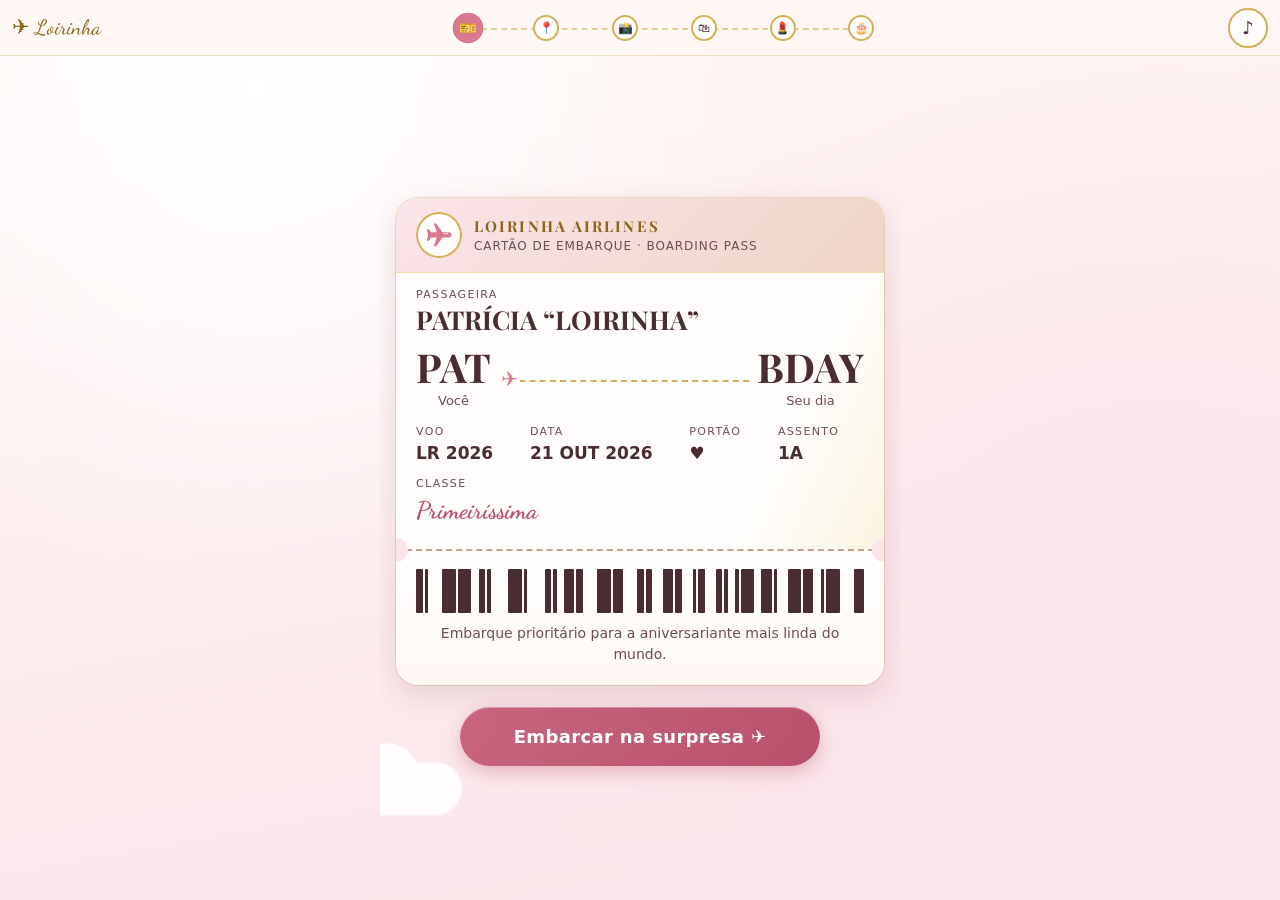
<file: patricia/index.html>
<!doctype html>
<html lang="pt-BR">
<head>
<meta charset="utf-8">
<meta name="viewport" content="width=device-width, initial-scale=1, viewport-fit=cover">
<meta name="theme-color" content="#FBE4EA">
<meta name="description" content="Uma surpresa de aniversário para a Loirinha. Embarque!">
<meta property="og:title" content="Feliz aniversário, Loirinha ✨">
<meta property="og:description" content="Seu cartão de embarque está pronto. ✈">
<title>Feliz aniversário, Loirinha ✨</title>
<link rel="icon" href="data:image/svg+xml,%3Csvg xmlns='http://www.w3.org/2000/svg' viewBox='0 0 100 100'%3E%3Ccircle cx='50' cy='50' r='48' fill='%23FBE4EA'/%3E%3Cpath d='M50 78C20 58 18 36 32 28c8-4 15 0 18 7 3-7 10-11 18-7 14 8 12 30-18 50z' fill='%23D9798F'/%3E%3C/svg%3E">
<link rel="preconnect" href="https://fonts.googleapis.com">
<link rel="preconnect" href="https://fonts.gstatic.com" crossorigin>
<link rel="stylesheet" href="https://fonts.googleapis.com/css2?family=Dancing+Script:wght@600;700&family=Playfair+Display:ital,wght@0,600;0,700;1,500&display=swap">
<link rel="stylesheet" href="css/base.css">
<link rel="stylesheet" href="css/embarque.css">
<link rel="stylesheet" href="css/mapa.css">
<link rel="stylesheet" href="css/polaroid.css">
<link rel="stylesheet" href="css/sacolas.css">
<link rel="stylesheet" href="css/penteadeira.css">
<link rel="stylesheet" href="css/final.css">
</head>
<body>
<a class="pular" href="#conteudo">Pular para o conteúdo</a>

<header id="topo">
  <span class="marca" aria-hidden="true">✈ <span id="marca-nome"></span></span>
  <ol id="itinerario" aria-label="Itinerário da surpresa"></ol>
  <button id="btn-som" class="btn-redondo" type="button" aria-pressed="false" hidden></button>
</header>

<main id="conteudo" tabindex="-1">
  <section class="tela" id="embarque" aria-labelledby="embarque-h"></section>
  <section class="tela" id="mapa" aria-labelledby="mapa-h"></section>
  <section class="tela" id="polaroid" aria-labelledby="polaroid-h"></section>
  <section class="tela" id="sacolas" aria-labelledby="sacolas-h"></section>
  <section class="tela" id="penteadeira" aria-labelledby="penteadeira-h"></section>
  <section class="tela" id="final" aria-labelledby="final-h"></section>
</main>

<nav id="rodape" aria-label="Navegação entre as paradas">
  <button id="btn-voltar" class="btn btn-claro" type="button"></button>
  <button id="btn-proxima" class="btn" type="button"></button>
</nav>

<div id="balao" role="status" aria-live="polite"></div>
<canvas id="brilhos" aria-hidden="true"></canvas>

<script src="js/config.js"></script>
<script src="js/base.js"></script>
<script src="js/som.js"></script>
<script src="js/telas/embarque.js"></script>
<script src="js/telas/mapa.js"></script>
<script src="js/telas/polaroid.js"></script>
<script src="js/telas/sacolas.js"></script>
<script src="js/telas/penteadeira.js"></script>
<script src="js/telas/final.js"></script>
<script src="js/app.js"></script>
</body>
</html>
</file>
<file: patricia/css/base.css>
:root {
  --creme: #FFF7F4;
  --branco: #FFFDFB;
  --rosa-claro: #FBE4EA;
  --rosa: #F4B6C2;
  --rosa-forte: #D9798F;
  --nude: #EFD5C6;
  --nude-escuro: #C9A28C;
  --dourado: #D4AF5A;
  --dourado-claro: #F3DFA6;
  --dourado-escuro: #8A661C;
  --texto: #4A2C33;
  --texto-suave: #6E4C55;
  --sombra: 0 10px 30px rgba(140, 80, 95, .18);

  --serifa: "Playfair Display", "Didot", "Bodoni 72", Georgia, serif;
  --mao: "Dancing Script", "Segoe Script", "Brush Script MT", cursive;
  --sans: system-ui, -apple-system, "Segoe UI", Roboto, "Helvetica Neue", Arial, sans-serif;

  --topo: 56px;
  --rodape: 76px;
  --seguro-baixo: env(safe-area-inset-bottom, 0px);
}

* { box-sizing: border-box; }

html { background: var(--creme); }
html, body { margin: 0; }

body {
  min-height: 100vh;
  min-height: 100dvh;
  background:
    radial-gradient(circle at 20% 10%, #fff 0, transparent 40%),
    radial-gradient(circle at 90% 80%, var(--rosa-claro) 0, transparent 50%),
    linear-gradient(170deg, var(--creme), var(--rosa-claro));
  background-attachment: fixed;
  color: var(--texto);
  font-family: var(--sans);
  font-size: 17px;
  line-height: 1.5;
  -webkit-tap-highlight-color: transparent;
  -webkit-text-size-adjust: 100%;
  overflow-x: hidden;
}

button { font: inherit; color: inherit; }
[hidden] { display: none !important; }

.pular {
  position: absolute; left: 8px; top: -60px; z-index: 100;
  background: var(--texto); color: #fff; padding: 8px 14px; border-radius: 8px;
}
.pular:focus { top: 8px; }

:focus-visible { outline: 3px solid var(--rosa-forte); outline-offset: 3px; border-radius: 6px; }

.so-leitor {
  position: absolute; width: 1px; height: 1px; overflow: hidden;
  clip: rect(0 0 0 0); white-space: nowrap;
}

/* ── topo: marca, itinerário e som */
#topo {
  position: fixed; inset: 0 0 auto 0; z-index: 20;
  height: calc(var(--topo) + env(safe-area-inset-top, 0px));
  padding: env(safe-area-inset-top, 0px) 12px 0;
  display: flex; align-items: center; gap: 10px;
  background: rgba(255, 247, 244, .82);
  -webkit-backdrop-filter: blur(10px); backdrop-filter: blur(10px);
  border-bottom: 1px solid rgba(212, 175, 90, .35);
}
.marca { font-family: var(--mao); font-size: 21px; color: var(--dourado-escuro); white-space: nowrap; }

#itinerario {
  flex: 1; display: flex; justify-content: space-between; align-items: center;
  list-style: none; margin: 0 auto; padding: 0; position: relative; min-width: 0; max-width: 420px;
}
#itinerario::before {
  content: ""; position: absolute; left: 6px; right: 6px; top: 50%;
  border-top: 2px dashed var(--dourado);
  opacity: .6;
}
#itinerario li { position: relative; z-index: 1; }
#itinerario button {
  display: block; width: 26px; height: 26px; padding: 0;
  border: 2px solid var(--dourado); border-radius: 50%;
  background: var(--branco); cursor: pointer; font-size: 12px;
  transition: transform .25s, background .25s;
}
#itinerario button[aria-current="step"] {
  background: var(--rosa-forte); border-color: var(--rosa-forte); color: #fff; transform: scale(1.18);
}
#itinerario button.visto:not([aria-current]) { background: var(--dourado-claro); }

.btn-redondo {
  width: 40px; height: 40px; flex: none; border-radius: 50%;
  border: 2px solid var(--dourado); background: var(--branco); cursor: pointer;
  display: grid; place-items: center; font-size: 18px;
}
.btn-redondo[aria-pressed="true"] { background: var(--rosa-forte); border-color: var(--rosa-forte); color: #fff; }

/* ── telas */
main { outline: none; }
.tela {
  display: none;
  min-height: 100vh;
  min-height: 100dvh;
  padding: calc(var(--topo) + env(safe-area-inset-top, 0px) + 18px) 16px calc(var(--rodape) + var(--seguro-baixo) + 18px);
  max-width: 520px;
  margin: 0 auto;
  position: relative;
}
.tela.ativa { display: block; animation: entra .6s cubic-bezier(.2, .8, .2, 1) both; }
.tela.saindo { display: block; position: absolute; inset: 0; animation: sai .35s ease both; pointer-events: none; }
@keyframes entra { from { opacity: 0; transform: translateY(26px) scale(.98); } }
@keyframes sai { to { opacity: 0; transform: translateY(-20px); } }

h1, h2 {
  font-family: var(--serifa); font-weight: 700; color: var(--texto);
  text-align: center; margin: 6px 0 4px; line-height: 1.15;
}
h2 { font-size: clamp(26px, 7.4vw, 36px); }
h2 .enfeite { color: var(--dourado); font-size: .7em; vertical-align: middle; }
.sub { text-align: center; color: var(--texto-suave); margin: 0 auto 16px; max-width: 34ch; }
.contador {
  text-align: center; font-size: 14px; letter-spacing: .06em; text-transform: uppercase;
  color: var(--dourado-escuro); font-weight: 600; margin: 14px 0 0;
}

/* ── botões */
.btn {
  appearance: none; border: 0; cursor: pointer;
  min-height: 48px; padding: 12px 22px; border-radius: 999px;
  font-weight: 700; font-size: 16px; letter-spacing: .02em;
  color: #fff;
  background: linear-gradient(135deg, #C9677F, #B9506B);
  box-shadow: 0 6px 18px rgba(185, 80, 107, .35), inset 0 1px 0 rgba(255, 255, 255, .35);
  transition: transform .15s, box-shadow .2s, opacity .2s;
}
.btn:active { transform: scale(.96); }
.btn-claro {
  color: var(--texto); background: var(--branco);
  box-shadow: inset 0 0 0 2px var(--nude), 0 4px 12px rgba(140, 80, 95, .1);
}
.btn-ouro {
  color: #3d2a06;
  background: linear-gradient(135deg, #F3DFA6, #D4AF5A 55%, #F3DFA6);
  box-shadow: 0 6px 18px rgba(170, 130, 40, .35), inset 0 1px 0 rgba(255, 255, 255, .6);
}
.btn[hidden] { display: none; }

#rodape {
  position: fixed; inset: auto 0 0 0; z-index: 20;
  display: flex; justify-content: space-between; gap: 12px;
  padding: 12px 16px calc(12px + var(--seguro-baixo));
  max-width: 520px; margin: 0 auto;
  transition: transform .4s, opacity .4s;
}
#rodape::before {
  content: ""; position: fixed; inset: auto 0 0 0; height: calc(var(--rodape) + var(--seguro-baixo));
  background: linear-gradient(to top, rgba(255, 247, 244, .95) 40%, transparent);
  z-index: -1; pointer-events: none;
}
#rodape.escondido { transform: translateY(120%); opacity: 0; pointer-events: none; }
#rodape .btn { flex: 1; }
#rodape #btn-voltar { flex: 0 0 auto; }

/* ── balão de mensagem (aria-live) */
#balao {
  position: fixed; z-index: 40; left: 50%; bottom: calc(var(--rodape) + var(--seguro-baixo) + 10px);
  width: min(92vw, 440px);
  transform: translate(-50%, 20px); opacity: 0; pointer-events: none;
  background: var(--branco); color: var(--texto);
  border: 1px solid var(--dourado-claro); border-radius: 18px;
  padding: 14px 18px; box-shadow: var(--sombra);
  text-align: center; font-size: 17px;
  transition: transform .35s cubic-bezier(.2, .9, .3, 1.3), opacity .3s;
}
#balao.on { transform: translate(-50%, 0); opacity: 1; }
#balao:empty { display: none; }

/* ── janela (modal) */
.janela {
  position: fixed; inset: 0; z-index: 50;
  display: grid; place-items: center; padding: 20px;
  background: rgba(74, 44, 51, .35);
  -webkit-backdrop-filter: blur(4px); backdrop-filter: blur(4px);
  animation: aparece .25s ease both;
}
.janela-caixa {
  width: min(100%, 400px); background: var(--branco); border-radius: 22px;
  padding: 26px 22px 20px; box-shadow: var(--sombra); text-align: center;
  animation: pula .45s cubic-bezier(.2, .9, .3, 1.3) both;
}
.janela-caixa .btn { margin-top: 18px; }
@keyframes aparece { from { opacity: 0; } }
@keyframes pula { from { opacity: 0; transform: translateY(30px) scale(.9); } }

/* ── brilhos e confete (um canvas só, por cima de tudo) */
#brilhos { position: fixed; inset: 0; width: 100%; height: 100%; pointer-events: none; z-index: 60; }

/* dica pulsante para coisas tocáveis */
.pulsa { animation: pulsa 2.2s ease-in-out infinite; }
@keyframes pulsa { 50% { filter: drop-shadow(0 0 6px rgba(212, 175, 90, .9)); } }

@media (prefers-reduced-motion: reduce) {
  *, *::before, *::after { animation-duration: .01ms !important; animation-iteration-count: 1 !important; transition-duration: .01ms !important; }
}
</file>
<file: patricia/css/embarque.css>
/* 1 ── cartão de embarque */
#embarque { display: none; overflow: hidden; padding-bottom: 32px; }
#embarque.ativa { display: flex; flex-direction: column; justify-content: center; gap: 22px; }

.nuvens i {
  position: absolute; z-index: -1; width: 140px; height: 44px; border-radius: 40px;
  background: #fff; opacity: .85; filter: blur(.5px);
  box-shadow: 30px -18px 0 4px #fff, 70px -6px 0 0 #fff;
  animation: nuvem 26s linear infinite;
}
.nuvens i:nth-child(1) { top: 14%; left: -40%; }
.nuvens i:nth-child(2) { top: 62%; left: -60%; transform: scale(.7); animation-duration: 34s; animation-delay: -12s; opacity: .7; }
.nuvens i:nth-child(3) { top: 86%; left: -30%; transform: scale(1.2); animation-duration: 40s; animation-delay: -24s; }
@keyframes nuvem { to { translate: 180vw 0; } }

.passe {
  position: relative; border-radius: 22px; overflow: hidden;
  background: var(--branco); box-shadow: var(--sombra), 0 0 0 1px rgba(212, 175, 90, .35);
  transform-origin: 50% 100%;
}
.passe::before {
  content: ""; position: absolute; inset: 0; pointer-events: none;
  background: linear-gradient(115deg, transparent 30%, rgba(243, 223, 166, .55) 45%, transparent 60%);
  background-size: 300% 100%; animation: reflexo 5s ease-in-out infinite;
}
@keyframes reflexo { 0%, 40% { background-position: 120% 0; } 100% { background-position: -120% 0; } }

.passe-corpo { padding: 18px 20px 20px; position: relative; }
.passe-topo {
  display: flex; align-items: center; gap: 12px;
  margin: -18px -20px 14px; padding: 14px 20px;
  background: linear-gradient(135deg, var(--rosa-claro), var(--nude));
  border-bottom: 1px solid var(--dourado-claro);
}
.passe-aviao {
  width: 46px; height: 46px; flex: none; border: 0; border-radius: 50%; padding: 9px; cursor: pointer;
  background: var(--branco); color: var(--rosa-forte); box-shadow: inset 0 0 0 2px var(--dourado);
}
.passe-aviao.gira { animation: giro .7s cubic-bezier(.3, 1.4, .5, 1); }
@keyframes giro { 50% { transform: translateY(-6px) rotate(-20deg) scale(1.15); } }
.passe-cia { margin: 0; font-family: var(--serifa); font-weight: 700; letter-spacing: .14em; font-size: 15px; color: var(--dourado-escuro); }
.passe-tipo { margin: 0; font-size: 12px; letter-spacing: .08em; text-transform: uppercase; color: var(--texto-suave); }

.rotulo, .passe-dados dt {
  margin: 0; font-size: 11px; letter-spacing: .12em; text-transform: uppercase; color: var(--texto-suave);
}
.passe-nome { margin: 0 0 12px; font-family: var(--serifa); font-size: clamp(20px, 6vw, 26px); font-weight: 700; line-height: 1.2; }

.passe-rota { display: flex; align-items: center; justify-content: space-between; gap: 8px; margin-bottom: 12px; }
.passe-rota > div:not(.passe-linha) { text-align: center; }
.passe-rota b { display: block; font-family: var(--serifa); font-size: clamp(30px, 10vw, 40px); line-height: 1; color: var(--texto); }
.passe-rota span { font-size: 13px; color: var(--texto-suave); }
.passe-linha { flex: 1; position: relative; height: 24px; }
.passe-linha::before { content: ""; position: absolute; left: 0; right: 0; top: 50%; border-top: 2px dashed var(--dourado); }
.passe-linha span {
  position: absolute; top: 50%; left: 0; translate: 0 -55%;
  color: var(--rosa-forte); font-size: 20px; background: var(--branco); padding: 0 2px;
  animation: voa 3.2s ease-in-out infinite;
}
@keyframes voa { 0% { left: 0; } 50% { left: calc(100% - 24px); } 100% { left: 0; } }

.passe-dados { display: grid; grid-template-columns: repeat(4, auto); gap: 10px 12px; margin: 0; }
.passe-dados dd { margin: 0; white-space: nowrap; font-weight: 700; font-size: 17px; }
.passe-dados .largo { grid-column: 1 / -1; }
.passe-dados .largo dd { font-family: var(--mao); font-size: 24px; color: var(--rosa-forte); font-weight: 700; color: #B9506B; }

.passe-canhoto {
  position: relative; padding: 18px 20px 20px;
  border-top: 2px dashed var(--nude-escuro);
  background: linear-gradient(180deg, #fff, var(--creme));
}
/* furinhos do picote */
.passe-canhoto::before, .passe-canhoto::after {
  content: ""; position: absolute; top: -13px; width: 24px; height: 24px; border-radius: 50%;
  background: var(--rosa-claro);
}
.passe-canhoto::before { left: -12px; }
.passe-canhoto::after { right: -12px; }
.passe-canhoto p { margin: 10px 0 0; font-size: 14px; color: var(--texto-suave); text-align: center; }
.codigo { display: flex; gap: 2px; height: 44px; }
.codigo i { background: var(--texto); border-radius: 1px; }
.codigo i:nth-child(3n) { background: transparent; }

.carimbo {
  position: absolute; right: 16px; bottom: 18px;
  padding: 6px 12px; border: 3px double #B9506B; border-radius: 10px;
  font-family: var(--serifa); font-weight: 700; letter-spacing: .14em; color: #B9506B;
  transform: rotate(-14deg) scale(2.4); opacity: 0; pointer-events: none;
}
.carimbado .carimbo { animation: carimba .45s cubic-bezier(.3, 1.6, .5, 1) forwards; }
@keyframes carimba { to { transform: rotate(-14deg) scale(1); opacity: .9; } }

.passe-acao { text-align: center; margin: 0; }
.btn-grande { font-size: 18px; padding: 16px 30px; width: 100%; max-width: 360px; }

/* o canhoto se solta e o avião decola */
.destaca .passe-canhoto { animation: solta .8s cubic-bezier(.5, 0, .7, .4) forwards; transform-origin: 0 0; }
@keyframes solta { to { transform: translate(30px, 120px) rotate(14deg); opacity: 0; } }
.decola .passe, .decola .passe-acao { animation: sumir .6s ease forwards; }
@keyframes sumir { to { opacity: 0; transform: translateY(-30px) scale(.95); } }
.decolagem {
  position: absolute; left: -90px; bottom: 20%; width: 80px; height: 80px;
  color: var(--rosa-forte); opacity: 0; pointer-events: none;
}
.decola .decolagem { animation: decola 1.2s cubic-bezier(.5, 0, .6, 1) forwards; }
@keyframes decola {
  0% { opacity: 1; transform: translate(0, 0) rotate(-8deg); }
  100% { opacity: 1; transform: translate(130vw, -60vh) rotate(-28deg) scale(1.6); }
}
</file>
<file: patricia/css/mapa.css>
/* 2 ── mapa de viagens */
.mapa-moldura {
  border-radius: 22px; overflow: hidden; background: var(--branco);
  box-shadow: var(--sombra), 0 0 0 6px var(--branco), 0 0 0 7px var(--dourado-claro);
  margin: 6px 6px 0;
}
.mapa-svg { display: block; width: 100%; height: auto; touch-action: manipulation; }

.rota { animation: tracejado 1.2s linear infinite; }
@keyframes tracejado { to { stroke-dashoffset: -24; } }

.pin { cursor: pointer; outline: none; }
.pin-corpo { animation: cai .7s cubic-bezier(.3, 1.6, .5, 1) var(--atraso, .3s) both; transform-box: fill-box; transform-origin: 50% 100%; }
@keyframes cai { from { transform: translateY(-60px); opacity: 0; } }
.pin.pula .pin-corpo { animation: pulinho .6s cubic-bezier(.3, 1.6, .5, 1); }
@keyframes pulinho { 40% { transform: translateY(-12px) scale(1.12); } }
.pin:focus-visible .pin-corpo path { stroke: var(--texto); stroke-width: 3; }
.pin-nome { font-size: 12px; font-weight: 700; fill: var(--texto); paint-order: stroke; stroke: #fff; stroke-width: 4px; stroke-linejoin: round; }

.proxima-viagem { animation: flutua 3s ease-in-out infinite; transform-box: fill-box; }
@keyframes flutua { 50% { translate: 0 -4px; } }

.passaporte {
  list-style: none; padding: 0; margin: 12px 0 0;
  display: flex; justify-content: center; gap: 14px; flex-wrap: wrap;
}
.selo {
  width: 88px; height: 88px; border-radius: 50%;
  display: grid; place-content: center; text-align: center; line-height: 1.1;
  border: 2px dashed var(--nude-escuro); color: var(--texto-suave); background: rgba(255, 255, 255, .6);
  font-size: 22px;
}
.selo.carimbado {
  border: 3px double #B9506B; color: #8E3550; background: #FFF5F7;
  transform: rotate(-8deg); animation: carimbaSelo .45s cubic-bezier(.3, 1.6, .5, 1);
}
.selo b { font-family: var(--serifa); font-size: 14px; }
.selo small { font-size: 11px; letter-spacing: .14em; }
.selo .selo-ic { font-size: 20px; }
@keyframes carimbaSelo { from { transform: rotate(-8deg) scale(1.8); opacity: 0; } }
.selo.grande { width: 110px; height: 110px; margin: 0 auto 6px; }

.cartao-destino h3 { font-family: var(--serifa); margin: 8px 0 4px; font-size: 24px; }
.cartao-destino p { margin: 0; color: var(--texto); }

.proximos { margin-top: 20px; text-align: center; }
.proximos h3 { font-family: var(--serifa); font-size: 18px; margin: 0 0 8px; color: var(--dourado-escuro); }
.proximos ul { list-style: none; padding: 0; margin: 0; display: flex; flex-wrap: wrap; justify-content: center; gap: 8px; }
.proximos li {
  padding: 6px 14px; border-radius: 999px; font-size: 14px;
  background: var(--branco); border: 1px dashed var(--dourado);
}
</file>
<file: patricia/css/polaroid.css>
/* 3 ── câmera antiga e polaroid */
.estudio { position: relative; display: flex; flex-direction: column; align-items: center; margin-top: 8px; }
.camera {
  position: relative; z-index: 2; width: min(78vw, 250px); aspect-ratio: 240 / 170;
  filter: drop-shadow(0 12px 18px rgba(140, 80, 95, .22));
}
.flash .camera { animation: clique .35s ease; }
@keyframes clique { 40% { transform: scale(.96) translateY(3px); } }

.flash-luz { position: fixed; inset: 0; z-index: 70; background: #fff; opacity: 0; pointer-events: none; }
.flash .flash-luz { animation: flash .6s ease-out; }
@keyframes flash { 10% { opacity: .95; } 100% { opacity: 0; } }

/* a fenda por onde a foto sai */
.saida {
  position: relative; z-index: 1;
  margin-top: calc(min(78vw, 250px) * -0.12);
  width: min(82vw, 290px);
  overflow: hidden; padding: 0 14px 30px;
  max-height: 0; transition: max-height 1.5s steps(14, end);
}
.ejetando .saida { max-height: 560px; }
.foto-polaroid {
  --p: 0; --balanco: 0deg;
  margin: 0; padding: 12px 12px 0; background: #FFFEFB; border-radius: 3px;
  box-shadow: 0 14px 28px rgba(74, 44, 51, .22), 0 2px 4px rgba(74, 44, 51, .12);
  transform: translateY(-104%); visibility: hidden;
  touch-action: none; cursor: grab;
}
.ejetando .foto-polaroid { visibility: visible; animation: ejeta 1.5s steps(14, end) forwards; }
@keyframes ejeta { to { transform: translateY(0); } }
.solta .foto-polaroid { animation: none; transform: rotate(var(--balanco)); transition: transform .25s ease-out; }
.foto-polaroid.pronta { transition: transform .8s cubic-bezier(.3, 1.5, .5, 1); }

.foto-area { position: relative; aspect-ratio: 1 / 1; overflow: hidden; background: #2E2B36; }
.foto-area img {
  position: absolute; inset: 0; width: 100%; height: 100%; object-fit: cover; object-position: 50% 30%;
  -webkit-user-drag: none; user-select: none;
  filter:
    blur(calc((1 - var(--p)) * 9px))
    sepia(calc(.42 - var(--p) * .2))
    saturate(calc(.25 + var(--p) * .8))
    contrast(calc(.8 + var(--p) * .25))
    brightness(calc(1.5 - var(--p) * .44));
}
/* a "química" escura que vai sumindo */
.quimica {
  position: absolute; inset: 0;
  background: linear-gradient(160deg, #3B3846, #4E4B5E 50%, #5D5A6E);
  opacity: calc(1 - var(--p) * 1.25);
}
/* cara de foto antiga: tom quente, vinheta e grão */
.vinheta {
  position: absolute; inset: 0; pointer-events: none;
  background:
    radial-gradient(ellipse at 50% 45%, transparent 50%, rgba(70, 35, 20, .38) 100%),
    linear-gradient(170deg, rgba(255, 196, 150, .16), rgba(255, 170, 190, .12));
  mix-blend-mode: multiply;
}
.foto-area::after {
  content: ""; position: absolute; inset: 0; pointer-events: none; opacity: .16; mix-blend-mode: overlay;
  background-image: url("data:image/svg+xml,%3Csvg xmlns='http://www.w3.org/2000/svg' width='160' height='160'%3E%3Cfilter id='n'%3E%3CfeTurbulence type='fractalNoise' baseFrequency='.9' numOctaves='2' stitchTiles='stitch'/%3E%3C/filter%3E%3Crect width='160' height='160' filter='url(%23n)'/%3E%3C/svg%3E");
}
.foto-polaroid figcaption {
  height: 58px; display: grid; place-items: center;
  font-family: var(--mao); font-size: 27px; color: #4A2C33;
  clip-path: inset(0 100% 0 0);
}
.foto-polaroid.pronta figcaption { animation: escreve 1.6s .5s ease forwards; }
@keyframes escreve { to { clip-path: inset(0 0 0 0); } }

.acao-foto { text-align: center; margin: 18px 0 0; }
.revelacao { text-align: center; }
.revelacao .dica { font-weight: 600; margin: 4px auto 10px; max-width: 30ch; }
.progresso {
  height: 12px; border-radius: 999px; background: var(--branco); overflow: hidden;
  box-shadow: inset 0 0 0 2px var(--nude); max-width: 280px; margin: 0 auto;
}
.progresso i {
  display: block; height: 100%; width: 0; border-radius: inherit;
  background: linear-gradient(90deg, var(--rosa), var(--dourado));
  transition: width .2s;
}
.pct { font-size: 14px; color: var(--texto-suave); margin: 6px 0; }
.revelada .revelacao .dica, .revelada .progresso, .revelada .pct { display: none; }
</file>
<file: patricia/css/sacolas.css>
/* 4 ── sacolas de compras */
.vitrine {
  list-style: none; margin: 0; padding: 0;
  display: grid; grid-template-columns: repeat(2, 1fr); gap: 18px 14px;
}
@media (min-width: 440px) { .vitrine { grid-template-columns: repeat(3, 1fr); } }

.sacola {
  width: 100%; border: 0; background: none; padding: 6px 4px 0; cursor: pointer;
  display: flex; flex-direction: column; align-items: center; gap: 6px;
  animation: chega .6s cubic-bezier(.3, 1.5, .5, 1) var(--atraso) both;
}
@keyframes chega { from { opacity: 0; transform: translateY(24px) scale(.9); } }
.sacola-arte {
  display: block; width: 100%; max-width: 132px; aspect-ratio: 120 / 140;
  filter: drop-shadow(0 10px 12px rgba(140, 80, 95, .2));
  transform-origin: 50% 100%;
  transition: transform .25s;
}
.sacola:hover .sacola-arte { transform: translateY(-4px) rotate(-2deg); }
.sacola:active .sacola-arte { transform: scale(.95); }
.etiqueta {
  font-family: var(--serifa); font-size: 14px; font-weight: 600; line-height: 1.2;
  background: var(--branco); padding: 4px 10px; border-radius: 6px;
  border: 1px solid var(--dourado-claro);
}

.papel-seda { transform: translateY(40px); transform-box: view-box; opacity: 0; transition: transform .5s cubic-bezier(.3, 1.6, .5, 1), opacity .2s; }
.alcas { transform-box: view-box; transform-origin: 60px 46px; transition: transform .4s; }
.abrindo .sacola-arte { animation: balanca .5s ease; }
@keyframes balanca { 25% { transform: rotate(-6deg); } 75% { transform: rotate(5deg); } }
.abrindo .alcas, .aberta .alcas { transform: scaleY(.6) translateY(-10px); }
.abrindo .papel-seda, .aberta .papel-seda { transform: translateY(0); opacity: 1; }
.aberta .etiqueta::after { content: " ✓"; color: #B9506B; }

.recibo {
  font-family: "Courier New", ui-monospace, monospace; color: var(--texto);
  background:
    linear-gradient(135deg, transparent 6px, #FFFEFB 0) top left / 12px 10px repeat-x,
    #FFFEFB;
  padding: 6px 4px 0;
}
.janela-recibo .janela-caixa { background: #FFFEFB; border-radius: 6px; transform: rotate(-1deg); }
.recibo-loja { font-family: var(--serifa); font-size: 22px; font-weight: 700; margin: 0; }
.recibo-linha { margin: 10px 0; border: 0; border-top: 2px dotted var(--nude-escuro); }
.recibo-texto { font-family: var(--sans); font-size: 18px; margin: 10px 0; line-height: 1.45; }
.recibo-preco { display: flex; justify-content: space-between; margin: 0; font-size: 15px; text-transform: uppercase; }
.recibo-preco b { color: #B9506B; }

.total {
  text-align: center; font-family: var(--serifa); font-size: 19px; font-weight: 600;
  margin: 10px auto 0; max-width: 30ch; color: #8E3550;
}
.total:empty { display: none; }
</file>
<file: patricia/css/penteadeira.css>
/* 5 ── penteadeira */
.cena-penteadeira {
  border-radius: 22px; overflow: hidden; background: var(--branco);
  box-shadow: var(--sombra), 0 0 0 6px var(--branco), 0 0 0 7px var(--dourado-claro);
  margin: 6px 6px 0;
}
.penteadeira-svg { display: block; width: 100%; height: auto; }

.penteadeira-svg .item { cursor: pointer; outline: none; transform-box: fill-box; transform-origin: 50% 100%; }
.penteadeira-svg .item:focus-visible { filter: drop-shadow(0 0 4px #B9506B) drop-shadow(0 0 2px #B9506B); }
.penteadeira-svg .item.agindo:not([data-id="espelho"]) { animation: mexe .6s cubic-bezier(.3, 1.5, .5, 1); }
@keyframes mexe { 30% { transform: translateY(-8px) rotate(-5deg); } 60% { transform: rotate(4deg); } }
.penteadeira-svg [data-id="espelho"].agindo { animation: none; }

.lampada { fill: #FFF6E0; stroke: #D4AF5A; stroke-width: 1.5; transition: fill .4s, filter .4s; }
.lampada.acesa { fill: #FFE9A8; filter: drop-shadow(0 0 5px #F3D27A); }
.completa .lampada { animation: pisca 1.6s ease-in-out infinite alternate; }
.completa .lampada:nth-of-type(2n) { animation-delay: .8s; }
@keyframes pisca { to { fill: #FFF9E6; filter: drop-shadow(0 0 9px #F3D27A); } }

.reflexo { transform-box: view-box; translate: -160px 0; }
.agindo .reflexo { animation: brilho-espelho 1.1s ease; }
@keyframes brilho-espelho { to { translate: 220px 0; } }

.beijo { opacity: 0; transform-box: fill-box; transform-origin: 50% 50%; }
.beijo.on { animation: beija .5s cubic-bezier(.3, 1.6, .5, 1) forwards; }
@keyframes beija { from { opacity: 0; transform: scale(2.2) rotate(-10deg); } to { opacity: .85; transform: rotate(-10deg); } }

.bala { transform-box: fill-box; }
.agindo .bala { animation: gira-batom 1.2s ease; }
@keyframes gira-batom { 40%, 70% { transform: translateY(-10px); } }

.tampa { transform-box: fill-box; transform-origin: 50% 100%; }
[data-id="blush"].agindo .tampa { animation: abre-tampa 1.2s ease; }
@keyframes abre-tampa { 30%, 70% { transform: rotate(-35deg) translate(-6px, -4px); } }

[data-id="perfume"].agindo .frasco-perfume circle { animation: aperta .4s ease 2; transform-box: fill-box; transform-origin: 50% 50%; }
@keyframes aperta { 50% { transform: scale(.7); } }

.fio-loiro { stroke-dasharray: 40; stroke-dashoffset: 40; }
.agindo .fio-loiro { animation: fio 1s ease forwards; }
@keyframes fio { to { stroke-dashoffset: 0; } }

.bilhete {
  display: flex; gap: 12px; align-items: center;
  margin: 18px 4px 0; padding: 14px 16px; min-height: 84px;
  background: var(--branco); border-radius: 16px; border: 1px solid var(--dourado-claro);
  box-shadow: 0 6px 16px rgba(140, 80, 95, .1);
}
.bilhete-ic { font-size: 30px; flex: none; }
.bilhete p { margin: 0; font-size: 17px; }
.bilhete.novo { animation: bilhete .5s cubic-bezier(.3, 1.5, .5, 1); }
@keyframes bilhete { from { transform: translateY(10px) scale(.97); opacity: .3; } }
</file>
<file: patricia/css/final.css>
/* 6 ── mensagem final */
#final { text-align: center; overflow: hidden; }

.titulo-final {
  font-family: var(--mao); font-weight: 700; color: #8E3550;
  font-size: clamp(40px, 12vw, 58px); line-height: 1.05; margin-top: 8px;
  text-shadow: 0 2px 0 var(--dourado-claro), 0 0 18px rgba(243, 223, 166, .8);
  animation: titulo 1.2s cubic-bezier(.3, 1.4, .5, 1) both;
}
@keyframes titulo { from { opacity: 0; transform: scale(.7) rotate(-4deg); } }

.coracoes { position: absolute; inset: 0; pointer-events: none; z-index: -1; }
.coracoes i {
  position: absolute; bottom: -40px; font-style: normal; color: var(--rosa);
  font-size: 22px; opacity: .7; animation: sobe 12s linear infinite;
}
.coracoes i:nth-child(odd) { color: var(--dourado-claro); font-size: 16px; }
.coracoes i:nth-child(1) { left: 5%; animation-delay: 0s; }
.coracoes i:nth-child(2) { left: 18%; animation-delay: -3s; animation-duration: 14s; }
.coracoes i:nth-child(3) { left: 30%; animation-delay: -7s; }
.coracoes i:nth-child(4) { left: 42%; animation-delay: -1s; animation-duration: 16s; }
.coracoes i:nth-child(5) { left: 55%; animation-delay: -9s; }
.coracoes i:nth-child(6) { left: 66%; animation-delay: -5s; animation-duration: 13s; }
.coracoes i:nth-child(7) { left: 76%; animation-delay: -11s; }
.coracoes i:nth-child(8) { left: 86%; animation-delay: -2s; animation-duration: 15s; }
.coracoes i:nth-child(9) { left: 93%; animation-delay: -8s; }
.coracoes i:nth-child(10) { left: 48%; animation-delay: -4s; animation-duration: 18s; }
@keyframes sobe { to { transform: translateY(-115vh) rotate(25deg); } }

.bolo { width: min(80vw, 300px); margin: 6px auto 0; aspect-ratio: 240 / 210; }
.bolo svg { overflow: visible; }
.vela { cursor: pointer; outline: none; }
.vela:focus-visible rect:nth-child(2) { stroke: #B9506B; stroke-width: 2; }
.chama { transform-box: fill-box; transform-origin: 50% 100%; animation: chama .5s ease-in-out infinite alternate; }
.vela:nth-of-type(2) .chama { animation-delay: -.2s; }
@keyframes chama { to { transform: scale(.9, 1.1) rotate(3deg); } }
.vela.apagada .chama { animation: apaga .3s ease forwards; }
@keyframes apaga { to { transform: scale(0, .3); opacity: 0; } }
.fumaca { opacity: 0; transform-box: fill-box; }
.vela.apagada .fumaca { animation: fumaca 1.6s ease-out forwards; }
@keyframes fumaca { 20% { opacity: .8; } 100% { opacity: 0; transform: translateY(-18px); } }

.dica-velas { font-weight: 600; margin: 6px auto 12px; max-width: 32ch; }
.acoes-final { margin: 10px 0; }
.btn-musica { min-width: 220px; }

.envelope { margin-top: 10px; }
.carta {
  text-align: left; margin: 6px 0 0; padding: 26px 22px 22px;
  background:
    repeating-linear-gradient(transparent 0 31px, rgba(212, 175, 90, .25) 31px 32px),
    var(--branco);
  border-radius: 14px; border: 1px solid var(--dourado-claro);
  box-shadow: var(--sombra);
  outline: none;
  animation: abre-carta .7s cubic-bezier(.3, 1.3, .5, 1) both;
  transform-origin: 50% 0;
}
@keyframes abre-carta { from { transform: rotateX(70deg); opacity: 0; } }
.carta p {
  margin: 0 0 12px; font-size: 18px; line-height: 1.6;
  animation: linha .7s ease both; animation-delay: calc(.5s + var(--i) * .55s);
}
@keyframes linha { from { opacity: 0; transform: translateY(8px); } }
.carta .forte { font-family: var(--mao); font-size: 28px; font-weight: 700; color: #8E3550; line-height: 1.2; }
.carta .ass { font-family: var(--mao); font-size: 24px; text-align: right; color: var(--dourado-escuro); margin: 4px 0 0; }
</file>
